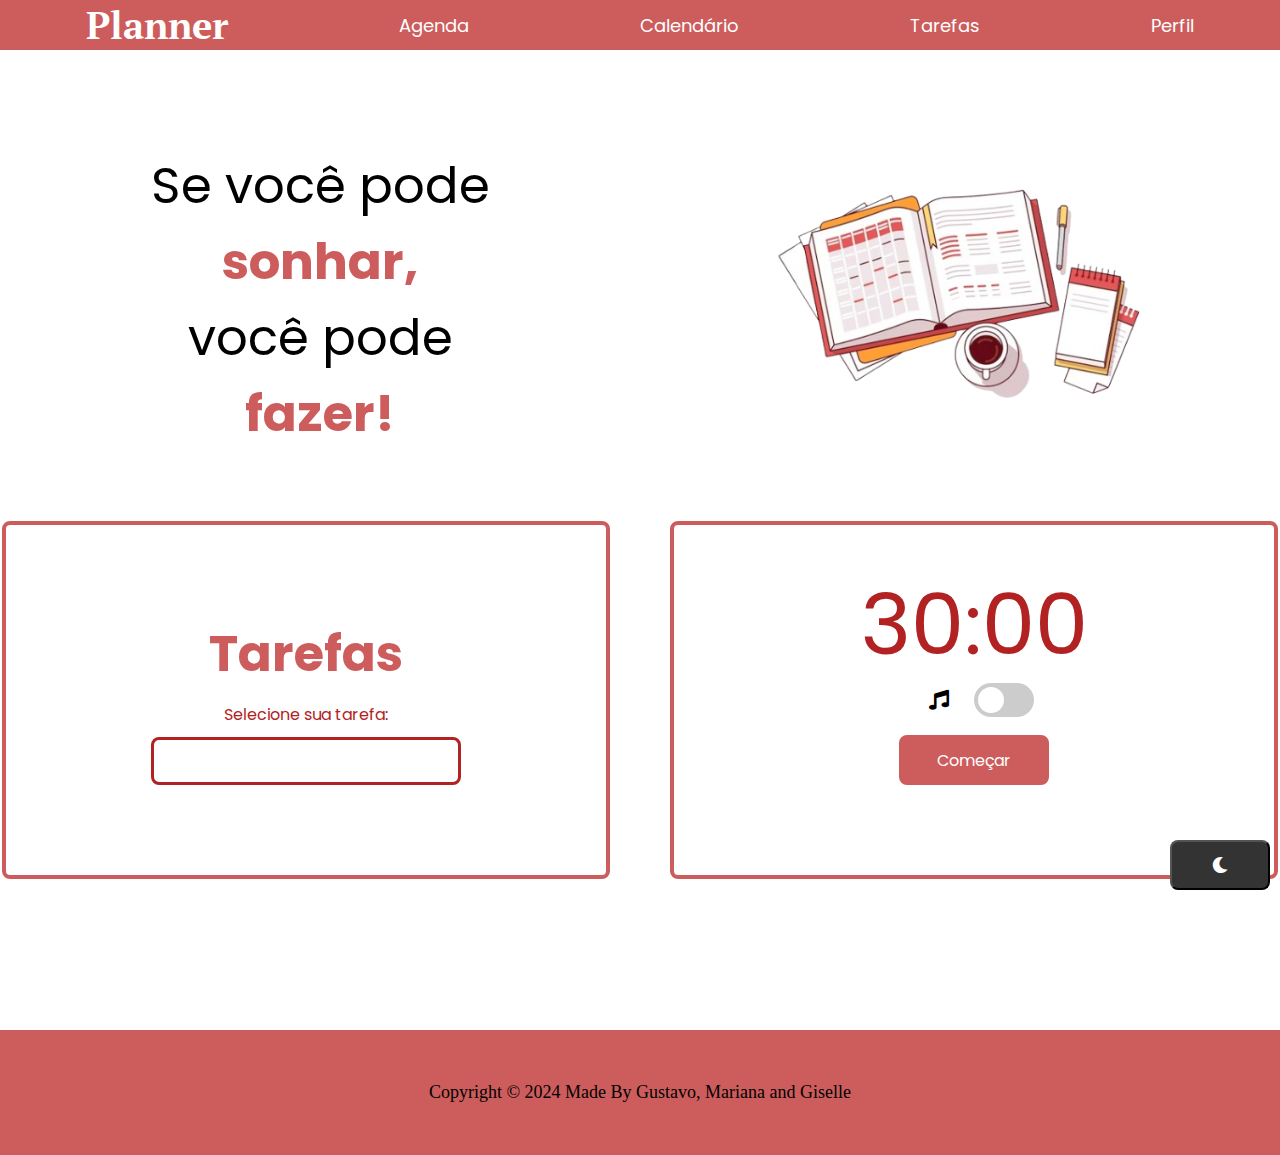
<file: index.html>
<!DOCTYPE html>
<html lang="en">
<head>
    <link rel="preconnect" href="https://fonts.googleapis.com">
    <link rel="preconnect" href="https://fonts.gstatic.com" crossorigin>
    <link
        href="https://fonts.googleapis.com/css2?family=Poppins:ital,wght@0,100;0,200;0,300;0,400;0,500;0,600;0,700;0,800;0,900;1,100;1,200;1,300;1,400;1,500;1,600;1,700;1,800;1,900&display=swap"
        rel="stylesheet">

    <link rel="preconnect" href="https://fonts.googleapis.com">
    <link rel="preconnect" href="https://fonts.gstatic.com" crossorigin>
    <link
        href="https://fonts.googleapis.com/css2?family=Lora:ital,wght@0,400..700;1,400..700&family=PT+Serif:wght@700&family=Poppins:wght@100;400&display=swap"
        rel="stylesheet">

    <meta charset="UTF-8">
    <meta name="viewport" content="width=device-width, initial-scale=1.0">
    <link rel="stylesheet" href="css/style.css">
    <link rel="stylesheet" href="https://cdnjs.cloudflare.com/ajax/libs/font-awesome/5.15.4/css/all.min.css">
    <title>Agenda</title>
</head>

<body>
    <header>
        <a class="h1" href="index.html">Planner</a>
        <a class="a2" href="index.html">Agenda</a>
        <a class="a2" href="index.html">Calendário</a>
        <a class="a2" href="index.html">Tarefas</a>
        <a class="a2" href="index.html">Perfil</a>
    </header>
    <main>
        <div class="superior">
            <!-- comeca o lado esquerdo-->
            <div class="ladoEsquedo">
                <p class="p">Se você pode </p>
                <b>sonhar,</b>
                <p class="p">você pode</p>
                <b>fazer!</b>
            </div>
            <!--comeca o lado direito-->
            <div class="ladoDireito">
                <img src="assets/logo.png" alt="imagem" height="400px" width="400px">
            </div>
        </div>
        <div class="inferior">
            <div class="Tarefas">
                <p class="p2"> <b>Tarefas</b> </p>
                <label class="temasTarefas">Selecione sua tarefa:</label>
                <input list="temas" id="temasTarefas" name="temasTarefas">
                <datalist id="temas">
                    <option value="Estudos"></option>
                    <option value="Exercícios"></option>
                    <option value="Trabalho"></option>
                    <option value="Compromissos"></option>
                </datalist>
            </div>
            <div class="Tempo">
                <div class="cronometro">
                    <p class="time" id="timer">30:00</p>
                </div>
                <div class="music">
                    <div class="musca"><i id="musica" class="fas fa-music"></i></div>
                    <label class="switch" for="checkbox">
                        <input type="checkbox" id="checkbox">
                        <span class="slider"></span>
                    </label>
                    <audio id="myAudio">
                        <source src="assets/TV Girl - Lovers Rock.mp3" type="audio/mpeg">
                    </audio>
                </div>
                <div class="start">
                    <button id="startButton"class="botaoComecar">Começar</button>
                </div>
            </div>
        </div>
        <div class="container">
            <button id="modeButton" class="button-dark" onclick="toggleMode()">
                <i id="icon" class="fas fa-moon"></i>
            </button>
    </main>
    <footer>
        <p class="txtCreditos"> Copyright © 2024 Made By Gustavo, Mariana and Giselle </p>
    </footer>
    <script src="js/cronometro.js"></script>
    <script src="js/script.js"></script>
    <script src="js/scriptMusica.js"></script>
</body>
</html>
</file>
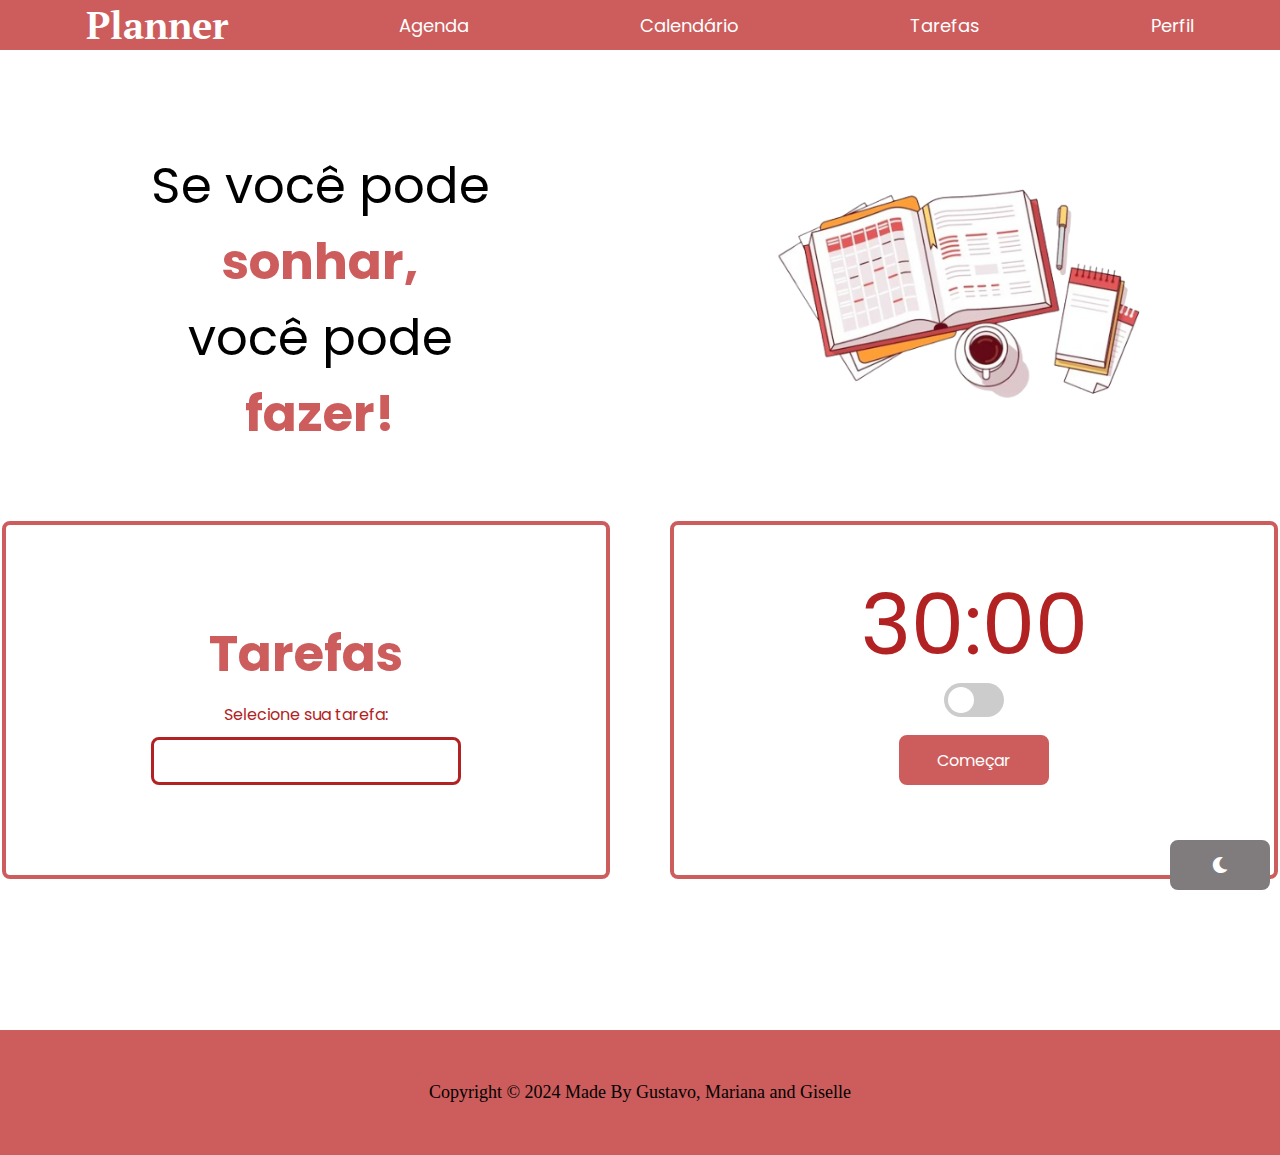
<file: html/index.html>
<!DOCTYPE html>
<html lang="en">
<head>
    <link rel="preconnect" href="https://fonts.googleapis.com">
    <link rel="preconnect" href="https://fonts.gstatic.com" crossorigin>
    <link
        href="https://fonts.googleapis.com/css2?family=Poppins:ital,wght@0,100;0,200;0,300;0,400;0,500;0,600;0,700;0,800;0,900;1,100;1,200;1,300;1,400;1,500;1,600;1,700;1,800;1,900&display=swap"
        rel="stylesheet">

    <link rel="preconnect" href="https://fonts.googleapis.com">
    <link rel="preconnect" href="https://fonts.gstatic.com" crossorigin>
    <link
        href="https://fonts.googleapis.com/css2?family=Lora:ital,wght@0,400..700;1,400..700&family=PT+Serif:wght@700&family=Poppins:wght@100;400&display=swap"
        rel="stylesheet">

    <meta charset="UTF-8">
    <meta name="viewport" content="width=device-width, initial-scale=1.0">
    <link rel="stylesheet" href="../css/style.css">
    <link rel="stylesheet" href="https://cdnjs.cloudflare.com/ajax/libs/font-awesome/5.15.4/css/all.min.css">
    <title>Agenda</title>
</head>

<body>
    <header>
        <a class="h1" href="index.html">Planner</a>
        <a class="a2" href="index.html">Agenda</a>
        <a class="a2" href="index.html">Calendário</a>
        <a class="a2" href="index.html">Tarefas</a>
        <a class="a2" href="index.html">Perfil</a>
    </header>
    <main>
        <div class="superior">
            <!-- comeca o lado esquerdo-->
            <div class="ladoEsquedo">
                <p class="p">Se você pode </p>
                <b>sonhar,</b>
                <p class="p">você pode</p>
                <b>fazer!</b>
            </div>
            <!--comeca o lado direito-->
            <div class="ladoDireito">
                <img src="../assets/logo.png" alt="imagem" height="400px" width="400px">
            </div>
        </div>
        <div class="inferior">
            <div class="Tarefas">
                <p class="p2"> <b>Tarefas</b> </p>
                <label class="temasTarefas">Selecione sua tarefa:</label>
                <input list="temas" id="temasTarefas" name="temasTarefas">
                <datalist id="temas">
                    <option value="Estudos"></option>
                    <option value="Exercícios"></option>
                    <option value="Trabalho"></option>
                    <option value="Compromissos"></option>
                </datalist>
            </div>
            <div class="Tempo">
                <div class="cronometro">
                    <p class="time">30:00</p>
                </div>
                <div class="music">
                    <label class="switch" for="checkbox">
                        <input type="checkbox" id="checkbox">
                        <span class="slider"></span>
                    </label>
                    <audio id="myAudio">
                        <source src="../assets/TV Girl - Lovers Rock.mp3" type="audio/mpeg">
                    </audio>
                </div>
                <div class="start">
                    <button class="botaoComecar">Começar</button>
                </div>
            </div>
        </div>
        <button class="botaoLua" onclick="toggleMode()"> <i class="fas fa-moon" ></i> </button>
    </main>
    <footer>
        <p class="txtCreditos"> Copyright © 2024 Made By Gustavo, Mariana and Giselle </p>
    </footer>
    <script src="../js/script.js"></script>
    <script src="../js/scriptMusica.js"></script>
</body>
</html>
</file>
<file: css/style.css>
* {
    margin: 0;
}

body {
    border-top: 0;
    width: 100%;
    height: 100%;
    display: flex;
    flex-direction: column;
    background-color: #fff;
    color:#000;
    transition: background-color 0.5s ease, color 0.5s ease;
}

.musca{
    display: flex;
    justify-content: center;
    align-items: center;
    width:50px;
    height: 100px;
    border-radius: 8px;
    color: #000;
    font-size:20px;
    font-family: "Poppins", sans-serif;
    font-weight: 400;
    font-style: normaç;
    padding-right: 10px;
}

.dark-mode body{
    background-color: #333;
    color: #fff;
}

.button-dark {
    width: 100px;
    height: 50px;
    border-radius: 8px;
    font-size: 16px;
    font-family: "Poppins", sans-serif;
    font-weight: 400;
    font-style: normal;
    position: fixed;
    bottom: 10px;
    right: 10px;
    background-color: #333;
    color: #fff;
}

.button-light {
    width: 100px;
    height: 50px;
    border-radius: 8px;
    font-size: 16px;
    font-family: "Poppins", sans-serif;
    font-weight: 400;
    font-style: normal;
    position: fixed;
    bottom: 10px;
    right: 10px;
    background-color: #fff;
    color: #000;
}

.light-mode {
    background-color: #ffffff;
    color: #000000;
}

.dark-mode {
    background-color: #1e1e1e;
    color: #ffffff;
}



header {
    width: 100%;
    height: 20%;
    background-color: #CD5C5C;

    display: flex;
    align-items: center;
    flex-direction: row;
    justify-content: space-around;
}

.a2 {
    color: white;
    font-size: 18px;
    font-family: "Poppins", sans-serif;
    font-weight: 400;
    font-style: normal;
    text-decoration: none;
}

.a2:hover {
    color: #B22222;
}

.h1 {
    color: white;
    font-size: 38px;
    font-family: "PT Serif", serif;
    font-weight: 700;
    font-style: normal;
}

.h1:hover{
    transition: 1s;
    color: white;
}

.p {
    font-size: 50px;
    font-family: "Poppins", sans-serif;
    font-weight: 400;
    font-style: normal;
}

b {
    font-size: 50px;
    font-family: "Poppins", sans-serif;
    font-style: normal;
    color: #CD5C5C;
}

.logo {
    width: 100%;
    height: 290px;
}

main {
    width: 100%;
    height: 60%;

    display: flex;
    justify-content: center;
    flex-direction: column;
    align-items: center;
}

.superior {
    width: 100%;
    height: 500px;


    display: flex;
    justify-content: center;
    flex-direction: row;
    align-items: center;
}

.ladoEsquedo {
    width: 50%;

    display: flex;
    align-items: center;
    flex-direction: column;
}

.ladoDireito {
    width: 50%;
    display: flex;
    align-items: center;
    justify-content: center;
}

.fasFaMusicWhite{
    content: "\f001";
    color: white;
}

.inferior {
    width: 100%;
    height: 300px;
    gap: 60px;
    margin-bottom: 180px;

    display: flex;
    justify-content: center;
    flex-direction: row;
    align-items: center;
}

.Tarefas {
    width: 600px;
    height: 350px;
    border-radius: 8px;
    border: 4px solid #CD5C5C;
    gap: 10px;

    display: flex;
    justify-content: center;
    align-items: center;
    flex-direction: column;
}

.p2 {
    color: #CD5C5C;
    font-size: 40px;
    font-family: "Poppins", sans-serif;
    font-weight: 400;
    font-style: normal;
}

.temasTarefas {
    color: #B22222;
    font-size: 16px;
    font-family: "Poppins", sans-serif;
    font-weight: 400;
    font-style: normal;
}

input {
    width: 300px;
    height: 40px;
    border-radius: 8px;
    border: 3px solid #B22222;
    text-align: center;

    color: #000000;
    font-size: 16px;
    font-family: "Poppins", sans-serif;
    font-weight: 400;
    font-style: normal;
}

.Tempo {
    width: 600px;
    height: 350px;
    border-radius: 8px;
    border: 4px solid #CD5C5C;

    display: flex;
    flex-direction: column;
}

a {
    color: black;
    font-size: 18px;
    font-family: "Poppins", sans-serif;
    font-weight: 400;
    font-style: normal;
    text-decoration: none;

    display: flex;
}

a:hover {
    color: #B22222;
}

.href {
    width: 100%;
    height: 100px;
    display: flex;
    justify-content: space-around;
}

.cronometro {
    width: 100%;
    height: 150px;

    display: flex;
    align-items: center;
    justify-content: center;
}

.time {
    padding-top: 50px;
    color: #B22222;
    font-size: 85px;
    font-family: "Poppins", sans-serif;
    font-weight: 400;
    font-style: normal;
    text-decoration: none;
}

.music {
    width: 100%;
    height: 50px;
    display: flex;
    align-items: center;
    justify-content: center;
}

.start {
    width: 100%;
    height: 70px;
    display: flex;
    align-items: center;
    justify-content: center;
}

.botaoComecar {
    width: 150px;
    height: 50px;

    border-radius: 8px;
    border: 2px solid #CD5C5C;
    background-color: #CD5C5C;

    color: #ffffff;
    font-size: 16px;
    font-family: "Poppins", sans-serif;
    font-weight: 400;
    font-style: normal;
}

.botaoComecar:hover {
    background-color: #B22222;
}

.botaoLua {
    width: 100px;
    height: 50px;

    border-radius: 8px;
    border: 2px solid #807C7D;
    background-color: #807C7D;

    color: #ffffff;
    font-size: 16px;
    font-family: "Poppins", sans-serif;
    font-weight: 400;
    font-style: normal;
    position: fixed;
        bottom: 10px;
        right: 10px;
}



.botaoLua:hover {
    background-color: #5F5C5D;
}

.switch {
    position: relative;
    display: inline-block;
    width: 60px;
    height: 34px;
}

.switch input {
    opacity: 0;
    width: 0;
    height: 0;
}

.slider {
    position: absolute;
    cursor: pointer;
    top: 0;
    left: 0;
    right: 0;
    bottom: 0;
    background-color: #ccc;
    -webkit-transition: .4s;
    transition: .4s;
    border-radius: 34px;
}

.slider:before {
    position: absolute;
    content: "";
    height: 26px;
    width: 26px;
    left: 4px;
    bottom: 4px;
    background-color: white;
    -webkit-transition: .4s;
    transition: .4s;
    border-radius: 50%;
}

input:checked + .slider {
    background-color: #2196F3;
}

input:focus + .slider {
    box-shadow: 0 0 1px #2196F3;
}

input:checked + .slider:before {
    -webkit-transform: translateX(26px);
    -ms-transform: translateX(26px);
    transform: translateX(26px);
}


#fas fa moon{
    content: "\f186";
}

footer{
    display: flex;
    justify-content: center;
    align-items: center;
    text-align: center;
    font-size: 2vh;
    height: 125px;
    background-color: #CD5C5C;
}
</file>
